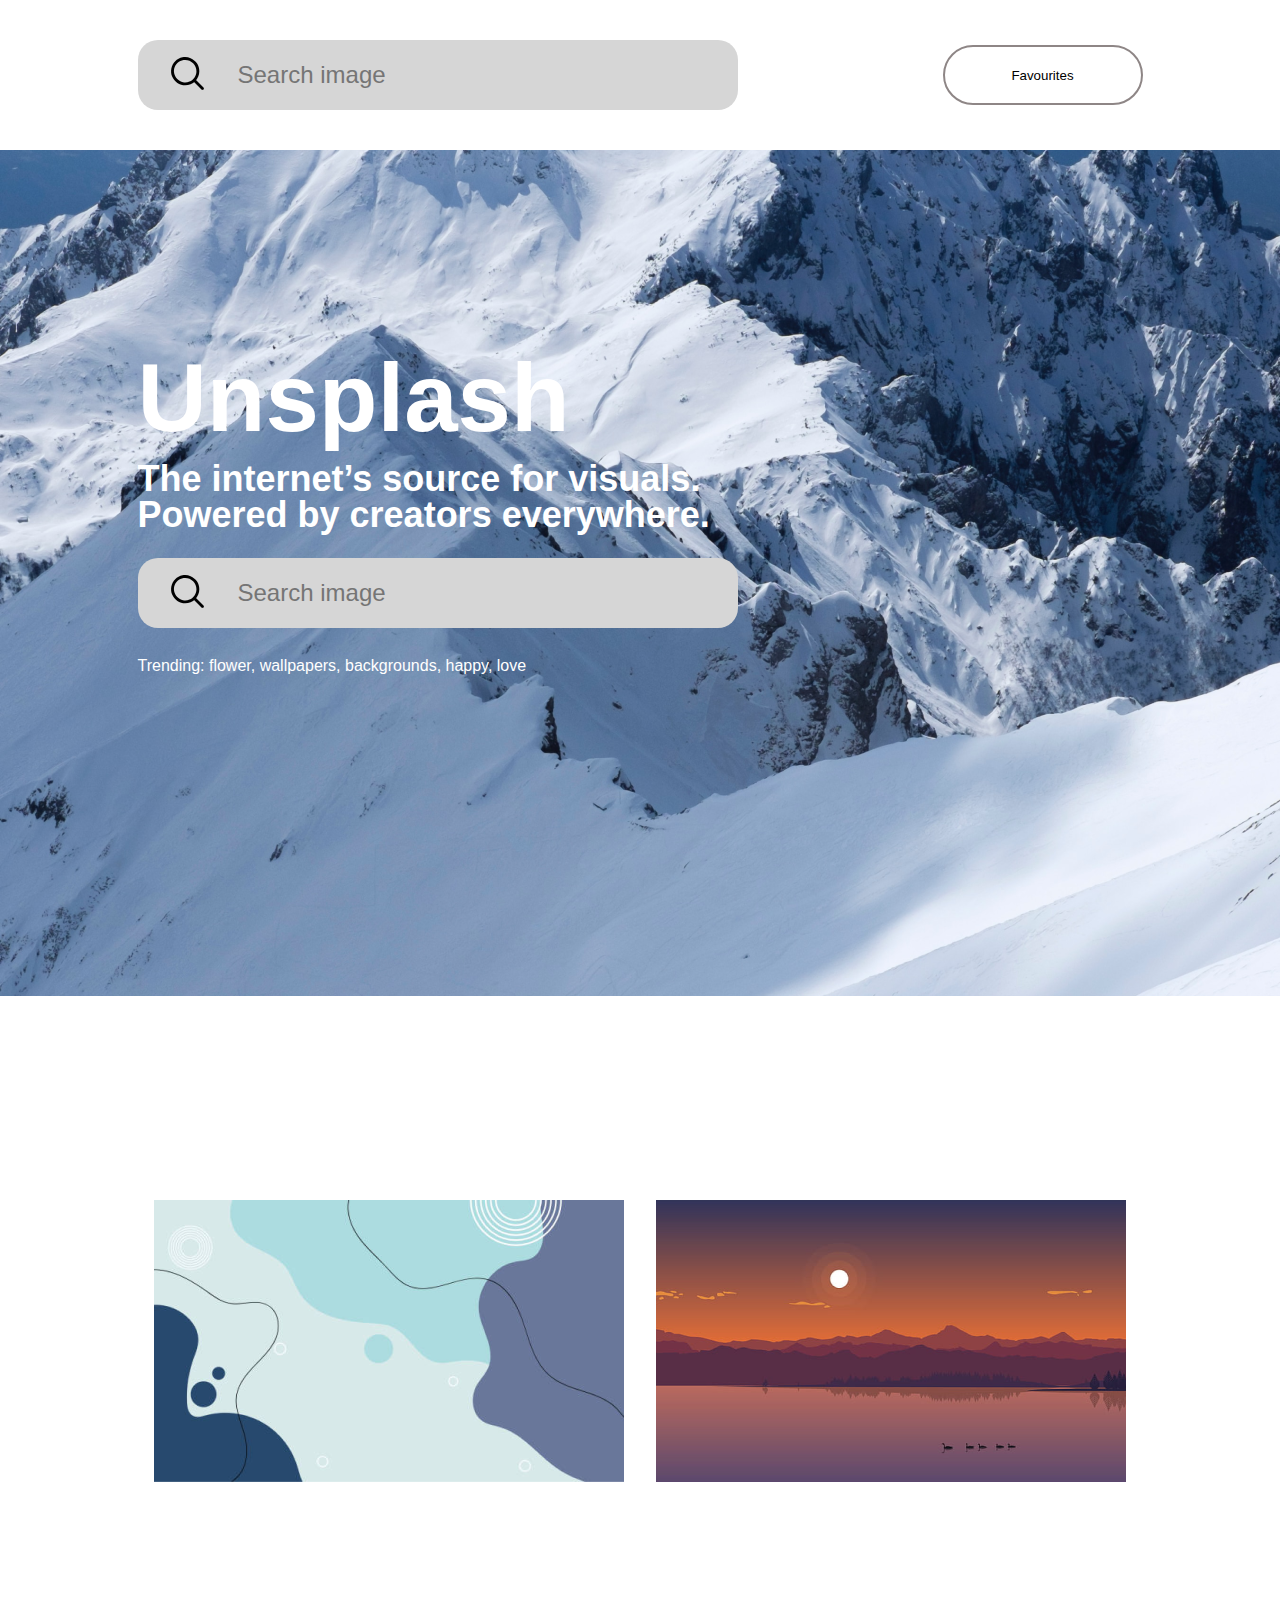
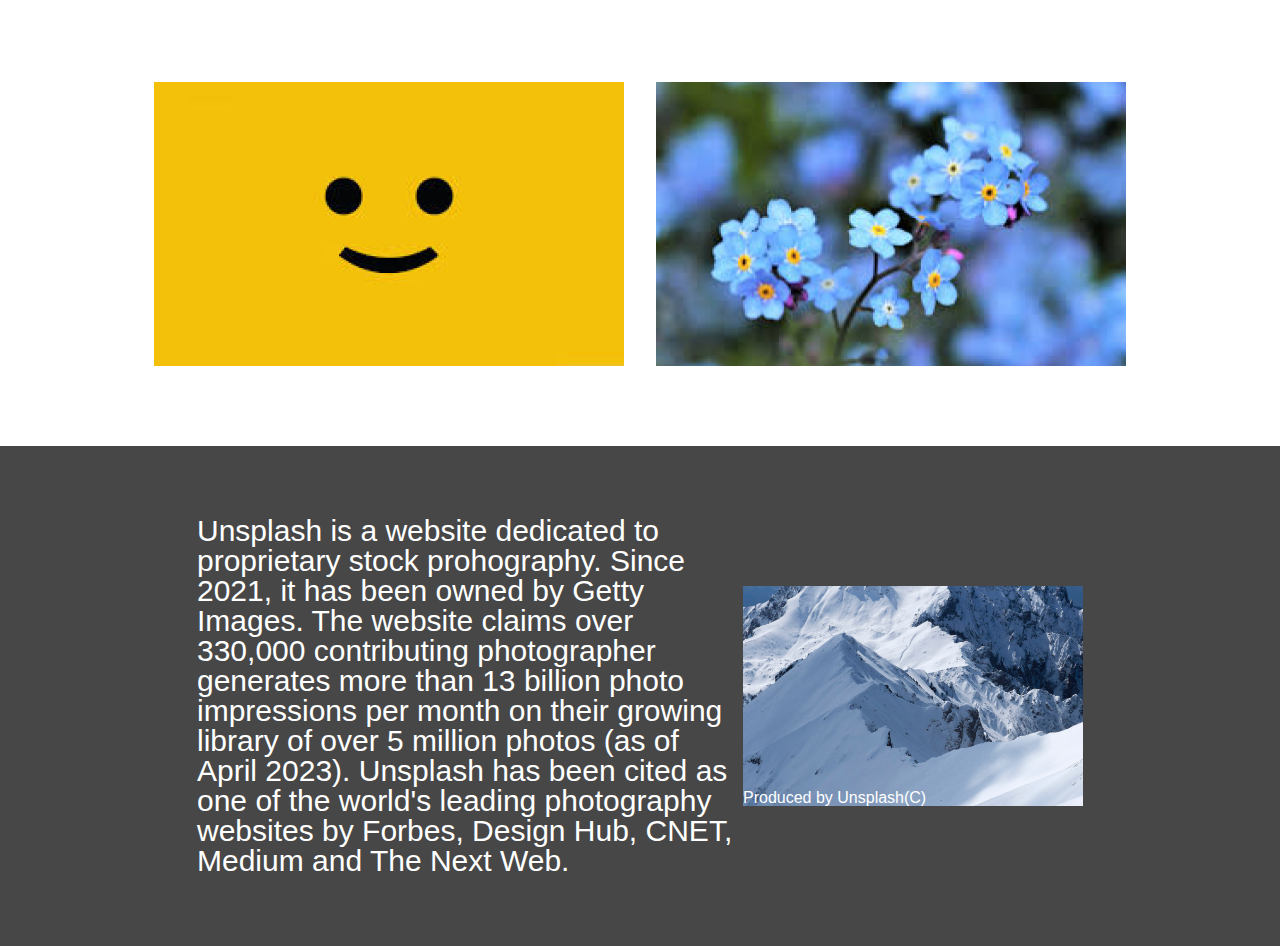
<file: index.html>
<!DOCTYPE html>
<html lang="en">
<head>
    <meta charset="UTF-8">
    <meta http-equiv="X-UA-Compatible" content="IE=edge">
    <meta name="viewport" content="width=device-width, initial-scale=1.0">
    <link rel="stylesheet" href="./style/reset.css">
    <link rel="stylesheet" href="./style/style.css">
    <title>Unsplash</title>
</head>
<body>

        <header class="header">
            <div class="header_input-block">
                <button id="header-button">
                    <img src="./img/search-svgrepo-com(1).svg" alt="">
                </button>
                <input class="input" id="header-input" placeholder="Search image" type="text">
            </div>
            <button class="header_button" id="toFav">Favourites</button>
        </header>
        <main class="main">
           <div class="main_wrapper">
            <p class="main_name">Unsplash</p>
            <p class="main_inf">The internet’s source for visuals. <br>
                Powered by creators everywhere.</p>
                <div class="main_input-block">
                    <button id="main-button">
                        <img src="./img/search-svgrepo-com(1).svg" alt="">
                    </button>
                    <input class="input" id="main-input" placeholder="Search image" type="text">
                </div>
                <p class="trend">Trending: flower, wallpapers, backgrounds, happy, love</p>
           </div>
        </main>
        <center>
            <main class="sec-main">
                <div class="gallery">
                    <img src="./img/istockphoto-1288020112-612x612.png" alt="">
                    <img src="./img/minimalism-4k-for-mac-desktop-wallpaper-preview 1.png" alt="">
                    <img src="./img/Без назви 1.png" alt="">
                    <img src="./img/images.png" alt="">
                </div>
            </main>
            <button class="more">Add More</button>
        </center>

            <footer class="footer">
                    <div class="footer_first-chapter">
                        <p class="inf">
                            Unsplash is a website dedicated to proprietary stock prohography. Since 2021, it has been owned by Getty Images. The website claims over 330,000 contributing photographer generates more than 13 billion photo impressions per month on their growing library of over 5 million photos (as of April 2023). Unsplash has been cited as one of the world's leading photography websites by Forbes, Design Hub, CNET, Medium and The Next Web.
                        </p>
                    </div>
                    <div class="footer_second-chapter">
                        <p>Produced by Unsplash(C)</p>
                    </div>
            </footer>

    <script src="./script/script.js"></script>

</body>
</html>
</file>
<file: style/style.css>
p {
  font-family: "Inter", sans-serif;
}

button {
  cursor: pointer;
}

body {
  display: flex;
  align-items: center;
  flex-direction: column;
}

.header {
  width: 1005px;
  height: 150px;
  display: flex;
  justify-content: space-between;
  align-items: center;
}
.header_input-block {
  display: flex;
  align-items: center;
}
.header_input-block input {
  height: 70px;
  width: 500px;
  margin: 0 0px;
  border: none;
  padding: 0;
  margin: 0;
  background-color: #D6D6D6;
  border-top-right-radius: 20px;
  border-bottom-right-radius: 20px;
  font-size: 24px;
  color: #8E8686;
}
.header_input-block input:focus {
  outline: none;
}
.header_input-block button {
  height: 70px;
  width: 100px;
  border: none;
  background: none;
  padding: 0;
  margin: 0;
  background-color: #D6D6D6;
  border-top-left-radius: 20px;
  border-bottom-left-radius: 20px;
}
.header_input-block button img {
  width: 45px;
  height: 45px;
}
.header_button {
  background: none;
  width: 200px;
  height: 60px;
  border: 2px solid #8E8686;
  border-radius: 30px;
  transition-duration: 1s;
}
.header_button:focus {
  border: 2px solid black;
  transition-duration: 1s;
}

.main {
  width: 100%;
  display: flex;
  flex-direction: column;
  padding-top: 200px;
  background-image: url(../img/alessio-soggetti-x8GFIajIq6M-unsplash\ 1.png);
  background-size: 100%;
  background-repeat: no-repeat;
  height: 1000px;
}
.main_wrapper {
  width: 1005px;
  margin: 0 auto;
}
.main p {
  color: white;
}
.main_name {
  font-weight: 700;
  font-size: 96px;
}
.main_inf {
  font-weight: 600;
  font-size: 36px;
  margin-top: 15px;
}
.main_input-block {
  display: flex;
  align-items: center;
  margin-top: 25px;
  margin-bottom: 30px;
}
.main_input-block input {
  height: 70px;
  width: 500px;
  margin: 0 0px;
  border: none;
  padding: 0;
  margin: 0;
  background-color: #D6D6D6;
  border-top-right-radius: 20px;
  border-bottom-right-radius: 20px;
  font-size: 24px;
  color: #8E8686;
}
.main_input-block input:focus {
  outline: none;
}
.main_input-block button {
  height: 70px;
  width: 100px;
  border: none;
  background: none;
  padding: 0;
  margin: 0;
  background-color: #D6D6D6;
  border-top-left-radius: 20px;
  border-bottom-left-radius: 20px;
}
.main_input-block button img {
  width: 45px;
  height: 45px;
}
.main_trend {
  font-weight: 500;
  font-size: 32px;
}

.sec-main {
  width: 1005px;
  margin-top: -150px;
}
.sec-main center p {
  font-weight: 600;
  font-size: 40px;
  color: #777777;
  margin-bottom: 20px;
}

.footer {
  width: 100%;
  height: 500px;
  margin-top: 80px;
  background: #474747;
  display: flex;
  align-items: center;
  justify-content: center;
}
.footer_first-chapter p {
  font-weight: 500;
  font-size: 30px;
  width: 546px;
  color: white;
}
.footer_second-chapter {
  background-image: url(../img/alessio-soggetti-x8GFIajIq6M-unsplash\ 1.png);
  width: 340px;
  height: 220px;
  background-size: 100%;
  background-repeat: no-repeat;
  display: flex;
  align-items: flex-end;
}
.footer_second-chapter p {
  color: white;
}

.gallery {
  display: flex;
  justify-content: space-around;
  flex-wrap: wrap;
  row-gap: 200px;
}

.photo-card {
  width: 320px;
  height: 200px;
}

.img {
  width: 100%;
  height: 100%;
}

.photo-list {
  display: flex;
  justify-content: space-between;
}

.more {
  width: 300px;
  height: 50px;
  background-color: teal;
  border: none;
  border-radius: 40px;
  margin-top: 50px;
  color: white;
  font-size: 20px;
  display: none;
}

.fav {
  color: #474747;
  font-size: 22px;
  border: none;
  background-color: #3df2dd;
  width: 100%;
  border-top-left-radius: 20px;
  border-top-right-radius: 20px;
}/*# sourceMappingURL=style.css.map */
</file>
